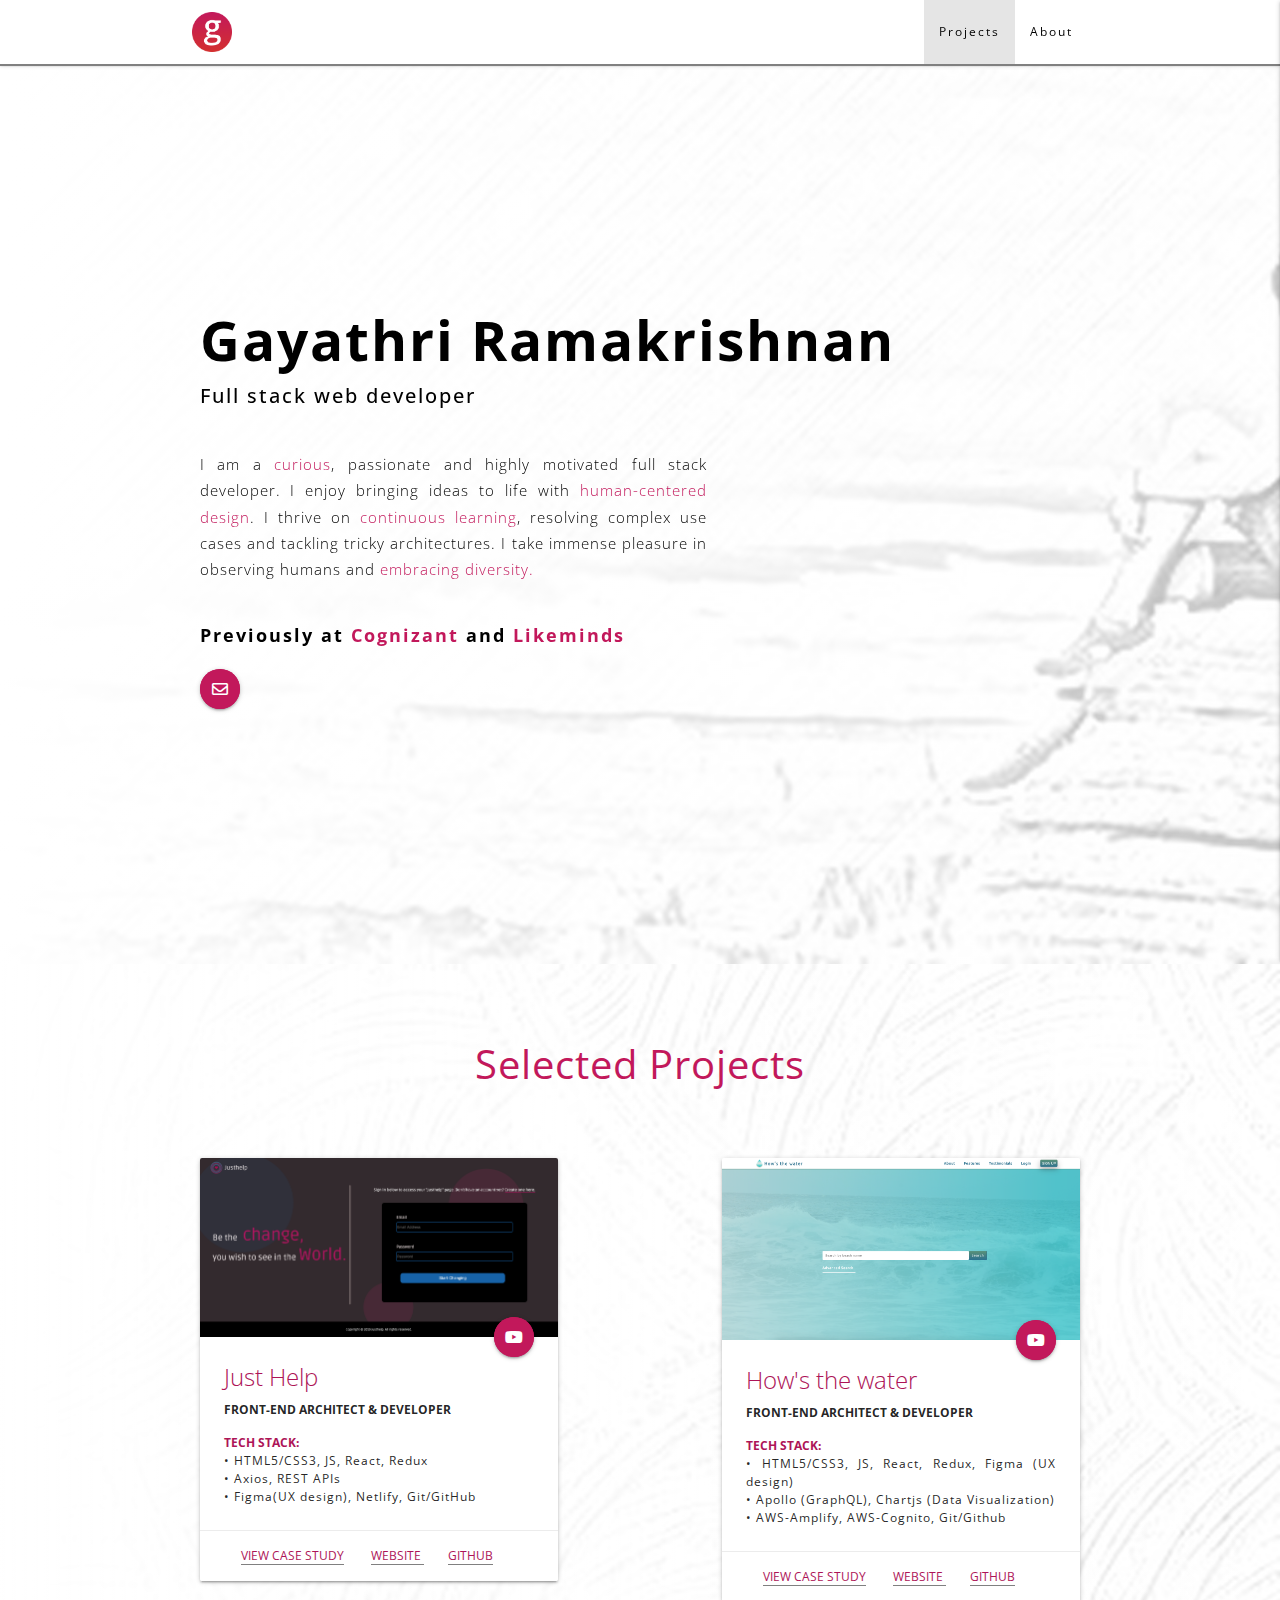
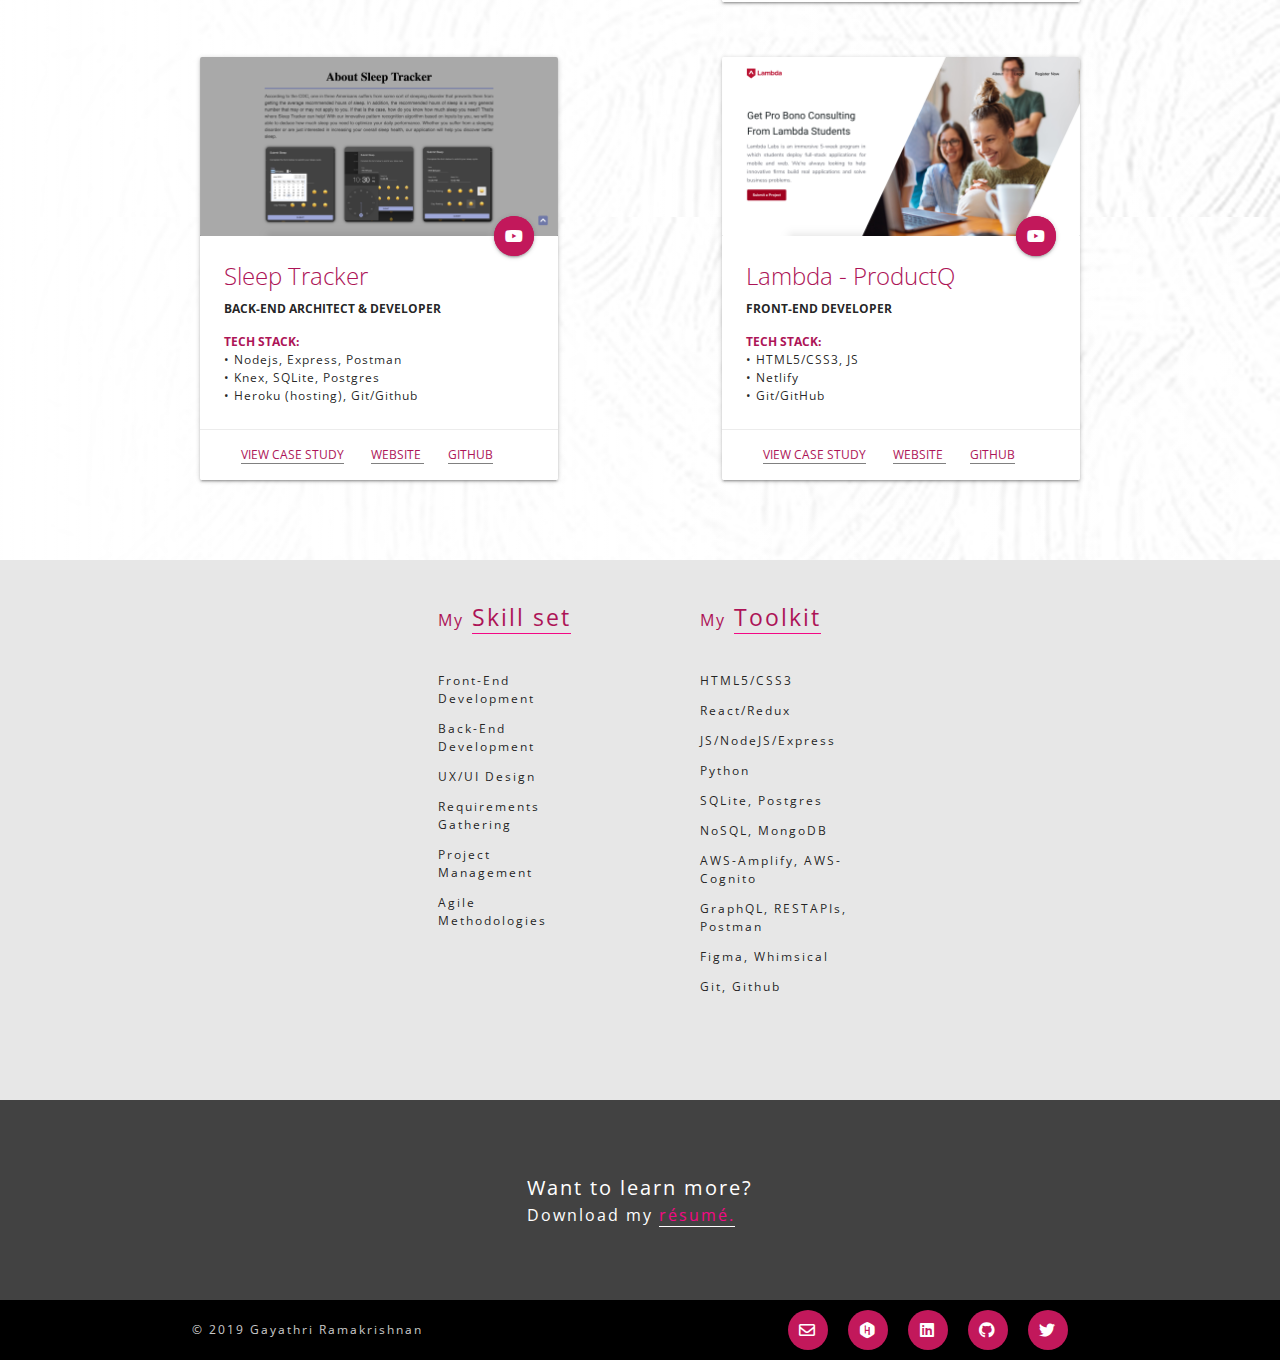
<file: index.html>
<html lang="en">
  <head>
    <meta charset="UTF-8" />
    <meta name="viewport" content="width=device-width, initial-scale=1.0" />
    <meta http-equiv="X-UA-Compatible" content="ie=edge" />
    <!-- Adding the fav icon-->
    <link rel="shortcut icon" href="/img/favicon.ico" />
    <!-- Import font awesome -->
    <link
      rel="stylesheet"
      href="https://cdnjs.cloudflare.com/ajax/libs/font-awesome/5.11.2/css/all.css"
    />
    <link
      href="https://fonts.googleapis.com/css?family=Open+Sans&display=swap"
      rel="stylesheet"
    />
    <!--Import Google Icon Font-->
    <link
      href="https://fonts.googleapis.com/icon?family=Material+Icons"
      rel="stylesheet"
    />
    <!--Import materialize.css-->
    <!-- <link
      rel="stylesheet"
      href="https://cdnjs.cloudflare.com/ajax/libs/materialize/1.0.0/css/materialize.min.css"
    /> -->
    <link
      type="text/css"
      rel="stylesheet"
      href="css/materialize.css"
      media="screen,projection"
    />

    <!-- Link to local CSS -->
    <link
      type="text/css"
      rel="stylesheet"
      href="css/typography.css"
      media="screen,projection"
    />
    <link
      type="text/css"
      rel="stylesheet"
      href="css/about.css"
      media="screen,projection"
    />
    <link
      type="text/css"
      rel="stylesheet"
      href="css/index.css"
      media="screen,projection"
    />

    <title>Gayathri R | Full stack web developer</title>
  </head>
  <body>
    <div class="content-wrapper">
      <!-- NAV BAR -->
      <header>
        <div class="navbar-fixed">
          <nav class="nav-wrapper white">
            <div class="container">
              <a
                href="/assets/gayathri_ram.pdf"
                download="Gayathri_Ram_FSE"
                class="tooltipped brand-logo left"
                data-tooltip="Download Resume"
              >
                <img
                  class="responsive-img"
                  src="/img/Logo_s.png"
                  width="40"
                  height="auto"
              /></a>
              <a
                href=""
                class="sidenav-trigger right"
                data-target="mobile-links"
              >
                <i class="material-icons black-text">menu</i>
              </a>
              <ul class="right hide-on-med-and-down">
                <li class="active">
                  <a href="index.html" class="black-text normal-text"
                    >Projects</a
                  >
                </li>
                <li>
                  <a href="about.html" class="black-text normal-text">About</a>
                </li>
              </ul>
            </div>
          </nav>

          <progress value="0" max="100" class="progress-bar"></progress>
        </div>
        <ul class="sidenav black" id="mobile-links">
          <li class="active">
            <a href="index.html" class="white-text normal-text">Projects</a>
          </li>
          <li>
            <a href="about.html" class="white-text normal-text">About</a>
          </li>
        </ul>
        <div class="banner">
          <div class="container valign-wrapper">
            <div class="row">
              <!-- BANNER TITLE AND SUB-TITLE -->
              <div class="name-title col s10 m10 l12">
                Gayathri Ramakrishnan
              </div>
              <div class="sub-title col s12 m10 l12">
                Full stack web developer
              </div>
              <div class="row"></div>
              <div class="row"></div>
              <!-- BANNER CONTENT -->
              <div class="normal-flow-text col s12 m10 l7">
                I am a <span class="highlights">curious</span>, passionate and
                highly motivated full stack developer. I enjoy bringing ideas to
                life with <span class="highlights">human-centered design</span>.
                I thrive on <span class="highlights">continuous learning</span>,
                resolving complex use cases and tackling tricky architectures. I
                take immense pleasure in observing humans and
                <span class="highlights">embracing diversity.</span>
              </div>
              <div class="row"></div>
              <div class="row"></div>
              <!-- BANNER FOOTER -->
              <div class="banner-footer col s12 m10 l10">
                Previously at <span class="highlights">Cognizant</span> and
                <span class="highlights">Likeminds</span>
              </div>
              <div class="row"></div>
              <div class="col s1 m1 l1">
                <a
                  href="mailto:gayathri.t.ramakrishnan@gmail.com"
                  class="tooltipped btn-floating pulse gradient-pink "
                  data-tooltip="Send Email to Gayathri"
                >
                  <i class="far fa-envelope"></i>
                </a>
              </div>
            </div>
          </div>
        </div>
        <!-- END OF NAV-BAR FIXED-->
      </header>

      <!-- PROJECTS -->
      <main class="project-section">
        <!-- START OF PROJECTS CONTAINER -->
        <section class="container">
          <div class="gutter"></div>
          <!-- SELECTED PROJECTS HEADER -->
          <h1 class="center-align highlights">
            Selected Projects
          </h1>
          <div class="gutter"></div>
          <div class="row scrollspy" id="projects">
            <!-- JUST HELP CARD - START -->
            <div class="col s12 m6 l5">
              <div class="card hoverable">
                <div class="card-image">
                  <img src="/img/justhelp.png" alt="just help project" />
                  <a
                    href="#justhelp_modal"
                    class="tooltipped halfway-fab btn-floating gradient-pink pulse modal-trigger"
                    data-tooltip="Feature Demo video"
                    data-position="top"
                  >
                    <i class="fab fa-youtube"></i>
                  </a>
                </div>
                <!-- MODAL FOR JUST HELP - START -->
                <div id="justhelp_modal" class="modal">
                  <div class="modal-content">
                    <div class="row">
                      <div class="col s12 l12">
                        <a
                          href="#projects"
                          class="btn-floating modal-action modal-close right pink darken-3"
                          onclick="$('#justhelp_modal').closeModal();"
                          ><i class="fas fa-times"></i
                        ></a>
                      </div>
                    </div>
                    <div class="video-container">
                      <iframe
                        width="853"
                        height="480"
                        src="//www.youtube.com/embed/pLtPY3Z6dXA?rel=0"
                        frameborder="0"
                        allowfullscreen
                      ></iframe>
                    </div>
                  </div>
                </div>
                <!-- MODAL FOR JUST HELP - END -->
                <div class="card-content">
                  <span class="card-title pink-text text-darken-3"
                    >Just Help</span
                  >
                  <span class="card-sub-title-text"
                    >Front-end Architect & Developer</span
                  >
                  <br /><br />
                  <span class="card-sub-title-text pink-text text-darken-3">
                    Tech Stack:
                  </span>
                  <p class="card-normal-text">
                    &bull;&nbsp;HTML5/CSS3, JS, React, Redux<br />
                    &bull;&nbsp;Axios, REST APIs <br />
                    &bull;&nbsp;Figma(UX design), Netlify, Git/GitHub
                  </p>
                </div>
                <div class="card-action center-align">
                  <a
                    href="#casestudy-justhelp"
                    class="normal-link-text pink-text text-darken-3 modal-trigger"
                    >View case study</a
                  >
                  <!-- MODAL VIEW FULL CASE STUDY - JUST HELP - START -->
                  <div class="modal" id="casestudy-justhelp">
                    <div class="modal-content">
                      <div class="row"></div>
                      <div class="row">
                        
                        <div class="col s10 l10">
                          <h3 class="pink-text text-darken-3">Case study - Just Help</h3>
                        </div>
                        <div class="col s2 l2">
                          <a
                            href="#projects"
                            class="tooltipped btn-floating modal-action modal-close right pink darken-3"
                            data-tooltip="Close"
                            onclick="$('#casestudy-sleeptracker').closeModal();"
                            ><i class="fas fa-times"></i
                          ></a>
                        </div>
                      </div>
                      <!-- Responsibilities, challenges, learnings, contributions -->
                      <div class="row">
                        <div class="col s12 l10 offset-l1 casestudy-cards">
                          <h4 class="left-align pink-text text-darken-3">About</h4>
                          <p class="normal-medium-text">
                              This app generates a random act of kindness. Nowadays, its very easy to get lost in our busy lives. For anybody who needs to keep track and act upon a random act of kindness, this app is a great fit.
                          </p> 
                        </div>
                      </div>
                      <div class="row">
                        <div
                          class="col s12 l10 offset-l1 center-align casestudy-cards"
                        >
                          <h4 class="left-align pink-text text-darken-3">
                            Responsibilities
                          </h4>
                          <p class="normal-medium-text">
                            <span
                              class="normal-large-p-title-text pink-text text-darken-3"
                              >Designed and developed: </span
                            ><br />
                            &bull;&nbsp;&nbsp;the front end for the application. Designed in Figma and Developed using React/Redux <br />
                            &bull;&nbsp;&nbsp;the end points to integrated with the back end<br />
                          </p>
                          <p class="normal-medium-text">
                            <span
                              class="normal-large-p-title-text pink-text text-darken-3"
                            >
                              Worked with the Back End architect </span
                            ><br />
                            &bull;&nbsp;&nbsp;on integration points between FE and BE REST API calls <br />
          
                          </p>
                        </div>
                      </div>
                      <div class="row">
                        <div class="col s12 l10 offset-l1 casestudy-cards">
                          <h4
                            class="normal-extra-large-text pink-text text-darken-3"
                          >
                            Challenges
                          </h4>
                          <p class="normal-medium-text">
                            Following were some of the key challenges
                            encountered:<br />
                            &bull;&nbsp;&nbsp; This was a three day project. The FE were dependent on BE for all the end points. <br />
                            &bull;&nbsp;&nbsp; The type of data avaialble to the FE for further manipulation had to be designed and agreed upfront.
                          </p>
                        </div>
                      </div>
                      <div class="row">
                        <div class="col s12 l10 offset-l1  casestudy-cards">
                          <h4 class="left-align pink-text text-darken-3">
                            Contributions Chart from Github
                          </h4>
                          <img
                            src="/img/contributions/contr-justhelp.png"
                            alt="Github contributions for JustHelp Project"
                            class="responsive-img"
                          />
                        </div>
                        <div class="col s12 l10 offset-l1 casestudy-cards">
                          <br />
                          <h4 class="left-align pink-text text-darken-3">
                            Learnings
                          </h4>
                          <p class="normal-medium-text">
                            &bull;&nbsp;&nbsp; This was a three day project. For the smooth functioning of the project prioritized the tasks so that FE's work was not stagnant because of BE unavailability<br />
                            &bull;&nbsp;&nbsp; Created a good UX design for the FE developers to work on. <br>
                            &bull;&nbsp;&nbsp; Managed persistence of data using localstorage.
                          </p>
                        </div>
                      </div>
                    </div>
                  </div>
                  <!-- MODAL VIEW FULL CASE STUDY - JUST HELP - END -->
                  <a
                    href="https://random-acts-generator.netlify.com/"
                    target="blank"
                    class="tooltipped normal-link-text pink-text text-darken-3"
                    data-tooltip="Website link"
                    data-position="top"
                  >
                    Website
                  </a>
                  <a
                    href="https://github.com/random-acts-generator/RAG-FE"
                    target="blank"
                    class="tooltipped normal-link-text pink-text text-darken-3"
                    data-tooltip="Github link"
                    data-position="top"
                  >
                    Github
                  </a>
                </div>
              </div>
            </div>
            <!-- JUST HELP CARD - END -->
            <!-- HOW'S THE WATER CARD - START -->
            <div class="col s12 m6 l5 offset-l2">
              <div class="card hoverable">
                <div class="card-image">
                  <img src="/img/howsthewater.png" alt="just help project" />
                  <a
                    href="#htw-modal"
                    class="tooltipped halfway-fab btn-floating gradient-pink pulse modal-trigger"
                    data-tooltip="Feature Demo video"
                    data-position="top"
                  >
                    <i class="fab fa-youtube"></i>
                  </a>
                </div>

                <!-- MODAL FOR HOW'S THE WATER - START -->
                <div id="htw-modal" class="modal">
                  <div class="modal-content">
                    <div class="row">
                      <div class="col s12 l12">
                        <a
                          href="#projects"
                          class="btn-floating modal-action modal-close right pink darken-3"
                          onclick="$('#htw-modal').closeModal();"
                          ><i class="fas fa-times"></i
                        ></a>
                      </div>
                    </div>
                    <div class="video-container">
                      <iframe
                        width="853"
                        height="480"
                        src="//www.youtube.com/embed/vg3uEaHwduc?rel=0"
                        frameborder="0"
                        allowfullscreen
                      ></iframe>
                    </div>
                  </div>
                </div>
                <!-- MODAL FOR HOW'S THE WATER - END -->

                <div class="card-content">
                  <span class="card-title pink-text text-darken-3"
                    >How's the water</span
                  >
                  <span class="card-sub-title-text"
                    >Front-end Architect & Developer</span
                  >
                  <br /><br />
                  <span class="card-sub-title-text pink-text text-darken-3">
                    Tech Stack:
                  </span>
                  <p class="card-normal-text">
                    &bull;&nbsp;HTML5/CSS3, JS, React, Redux, Figma (UX design)
                    <br />
                    &bull;&nbsp;Apollo (GraphQL), Chartjs (Data
                    Visualization)<br />
                    &bull;&nbsp;AWS-Amplify, AWS-Cognito, Git/Github
                  </p>
                </div>
                <div class="card-action center-align">
                  <a
                    href="#casestudy-water"
                    class="normal-link-text pink-text text-darken-3 modal-trigger"
                    >View case study</a
                  >
                  <!-- MODAL VIEW FULL CASE STUDY - HOWS THE WATER - START -->
                  <div class="modal" id="casestudy-water">
                    <div class="modal-content">
                      <div class="row"></div>
                      <div class="row">
                        
                        <div class="col s10 l10">
                          <h3 class="pink-text text-darken-3">Case study - How's the water!</h3>
                        </div>
                        <div class="col s2 l2">
                          <a
                            href="#projects"
                            class="tooltipped btn-floating modal-action modal-close right pink darken-3"
                            data-tooltip="Close"
                            onclick="$('#casestudy-sleeptracker').closeModal();"
                            ><i class="fas fa-times"></i
                          ></a>
                        </div>
                      </div>
                      <!-- Responsibilities, challenges, learnings, contributions -->
                      <div class="row">
                        <div class="col s12 l10 offset-l1 casestudy-cards">
                          <h4 class="left-align pink-text text-darken-3">About</h4>
                          <p class="normal-medium-text">
                              This app was developed to provide real time surf information for the outdoor enthusiasts in California. This app pulls the real time weather information and tide information and provides all the relevant data necessary for the surfer to make a decision.
                          </p> 
                        </div>
                      </div>
                      <div class="row">
                        <div
                          class="col s12 l10 offset-l1 center-align casestudy-cards"
                        >
                          <h4 class="left-align pink-text text-darken-3">
                            Responsibilities
                          </h4>
                          <p class="normal-medium-text">
                            <span
                              class="normal-large-p-title-text pink-text text-darken-3"
                              >Developed: </span
                            ><br />
                            &bull;&nbsp;&nbsp;the UI/UX design for the entire application <br />
                            &bull;&nbsp;&nbsp;the full authentication flow - Single Sign-On (Google & Facebook) and Custom login <br />
                            &bull;&nbsp;&nbsp;both FE and BE components for the data visualization feature to show the wind speed and swell height calls.
                            &bull;&nbsp;&nbsp;the feature - "Favorite a beach".
                          </p>
                          <p class="normal-medium-text">
                            <span
                              class="normal-large-p-title-text pink-text text-darken-3"
                            >
                              Worked with the Back End team </span
                            ><br />
                            &bull;&nbsp;&nbsp;on integration points between FE GraphQL calls for queires and mutations. <br />
          
                          </p>
                        </div>
                      </div>
                      <div class="row">
                          <div class="col s12 l10 offset-l1  casestudy-cards">
                              <h4 class="left-align pink-text text-darken-3">
                                Technical Architecture
                              </h4>
                              <img
                                src="/img/htw_architecture.png"
                                alt="Github contributions for JustHelp Project"
                                class="responsive-img"
                              />
                            </div>
                      </div>
                      <div class="row">
                        <div class="col s12 l10 offset-l1 casestudy-cards">
                          <h4
                            class="normal-extra-large-text pink-text text-darken-3"
                          >
                            Challenges
                          </h4>
                          <p class="normal-medium-text">
                            Following were some of the key challenges
                            encountered:<br />
                            &bull;&nbsp;&nbsp; Completely new technology for Authentication - AWS-Cognito<br />
                            &bull;&nbsp;&nbsp; Completely new tech stack for Backend access - GraphQL. <br>
                            &bull;&nbsp;&nbsp; Being new to surfing had to research about surf information that would benefit a users of the system. <br>
                            &bull;&nbsp;&nbsp; All weather and surf information had to be real-time based on the beach chosen. 
                          </p>
                        </div>
                      </div>
                      <div class="row">
                        <div class="col s12 l10 offset-l1  casestudy-cards">
                          <h4 class="left-align pink-text text-darken-3">
                            Contributions Chart from Github
                          </h4>
                          <img
                            src="/img/contributions/contr-howsthewater.png"
                            alt="Github contributions for JustHelp Project"
                            class="responsive-img"
                          />
                        </div>
                        <div class="col s12 l10 offset-l1 casestudy-cards">
                          <br />
                          <h4 class="left-align pink-text text-darken-3">
                            Learnings
                          </h4>
                          <p class="normal-medium-text">
                            &bull;&nbsp;&nbsp; Quickly picked up the technology on AWS-cognito and AWS-amplify. <br />
                            &bull;&nbsp;&nbsp; Learnt the access of GraphQL using Apollo server from Front End. <br>
                            &bull;&nbsp;&nbsp; Did a thorough research on the APIs that were providing real time weather and surf information.
                          </p>
                        </div>
                      </div>
                    </div>
                  </div>
                  <!-- MODAL VIEW FULL CASE STUDY - HOWS THE WATER - END -->
                  <a
                    href="https://howsthewaters.com/"
                    target="blank"
                    class="tooltipped normal-link-text pink-text text-darken-3"
                    data-tooltip="Website link"
                    data-position="top"
                  >
                    Website
                  </a>
                  <a
                    href="https://github.com/howsthewater/frontend"
                    target="blank"
                    class="tooltipped normal-link-text pink-text text-darken-3"
                    data-tooltip="Github link"
                    data-position="top"
                  >
                    Github
                  </a>
                </div>
              </div>
            </div>
            <!-- HOW'S THE WATER CARD -END -->
          </div>
          <div class="row"></div>
          <!-- SECOND ROW OF CARDS -->

          <div class="row">
            <!-- SLEEP TRACKER CARD - START -->
            <div class="col s12 m6 l5">
              <div class="card hoverable">
                <div class="card-image">
                  <img
                    src="/img/sleeptracker.png"
                    alt="sleep tracker project"
                  />
                  <a
                    href="#sleeptracker-modal"
                    class="tooltipped halfway-fab btn-floating gradient-pink pulse modal-trigger"
                    data-tooltip="Feature Demo video"
                    data-position="top"
                  >
                    <i class="fab fa-youtube"></i>
                  </a>
                </div>
                <!-- MODAL FOR SLEEP TRACKER - START -->
                <div id="sleeptracker-modal" class="modal">
                  <div class="modal-content">
                    <div class="row">
                      <div class="col s12 l12">
                        <a
                          href="#projects"
                          class="btn-floating modal-action modal-close right pink darken-3"
                          onclick="$('#sleeptracker-modal').closeModal();"
                          ><i class="fas fa-times"></i
                        ></a>
                      </div>
                    </div>
                    <div class="video-container">
                      <iframe
                        width="853"
                        height="480"
                        src="//www.youtube.com/embed/Uhhuaz4VWRM?rel=0"
                        frameborder="0"
                        allowfullscreen
                      ></iframe>
                    </div>
                  </div>
                </div>
                <!-- MODAL FOR SLEEP TRACKER - END -->
                <div class="card-content">
                  <span class="card-title pink-text text-darken-3"
                    >Sleep Tracker</span
                  >
                  <span class="card-sub-title-text"
                    >Back-end Architect & Developer</span
                  >
                  <br /><br />
                  <span class="card-sub-title-text pink-text text-darken-3">
                    Tech Stack:
                  </span>
                  <p class="card-normal-text">
                    &bull;&nbsp;Nodejs, Express, Postman<br />
                    &bull;&nbsp;Knex, SQLite, Postgres <br />
                    &bull;&nbsp;Heroku (hosting), Git/Github
                  </p>
                </div>
                <div class="card-action center-align">
                  <a
                    href="#casestudy-sleeptracker"
                    class="normal-link-text pink-text text-darken-3 modal-trigger"
                    >View case study</a
                  >
                  <!-- MODAL VIEW FULL CASE STUDY - SLEEP TRACKER- START -->
                  <div class="modal" id="casestudy-sleeptracker">
                    <div class="modal-content">
                        <div class="row"></div>
                        <div class="row">
                          
                          <div class="col s10 l10">
                            <h3 class="pink-text text-darken-3">Case study - Sleep Tracker</h3>
                          </div>
                          <div class="col s2 l2">
                            <a
                              href="#projects"
                              class="tooltipped btn-floating modal-action modal-close right pink darken-3"
                              data-tooltip="Close"
                              onclick="$('#casestudy-sleeptracker').closeModal();"
                              ><i class="fas fa-times"></i
                            ></a>
                          </div>
                        </div>
                        <!-- Responsibilities, challenges, learnings, contributions -->
                        <div class="row">
                          <div class="col s12 l10 offset-l1 casestudy-cards">
                            <h4 class="left-align pink-text text-darken-3">About</h4>
                            <p class="normal-medium-text">
                                This app could be used by anyone to track their sleep routine. The app generates a visual analysis of the sleep pattern. There is a high level recommendation provided based on the sleep pattern recorded. This was a three member team with 3 days to turn around the application. 
                            </p> 
                          </div>
                        </div>
                        <div class="row">
                          <div
                            class="col s12 l10 offset-l1 center-align casestudy-cards"
                          >
                            <h4 class="left-align pink-text text-darken-3">
                              Responsibilities
                            </h4>
                            <p class="normal-medium-text">
                              <span
                                class="normal-large-p-title-text pink-text text-darken-3"
                                >Designed and developed: </span
                              ><br />
                              &bull;&nbsp;&nbsp;the backend for the in Nodejs/Express <br />
                              &bull;&nbsp;&nbsp;the database design to be deployed in SQLite3 for development and Postgres for production <br />
                              &bull;&nbsp;&nbsp;all the end points that would be required by the FE and returning ample data to avoid mulitiple API calls.
                            </p>
                            <p class="normal-medium-text">
                              <span
                                class="normal-large-p-title-text pink-text text-darken-3"
                              >
                                Worked with the Front End architect </span
                              ><br />
                              &bull;&nbsp;&nbsp;on integration points between FE REST API calls <br />
            
                            </p>
                          </div>
                        </div>
                        <div class="row">
                          <div class="col s12 l10 offset-l1 casestudy-cards">
                            <h4
                              class="normal-extra-large-text pink-text text-darken-3"
                            >
                              Challenges
                            </h4>
                            <p class="normal-medium-text">
                              Following were some of the key challenges
                              encountered:<br />
                              &bull;&nbsp;&nbsp; This was a three day project. The FE were dependent on BE for all the end points. BE had to developed from scratch<br />
                              &bull;&nbsp;&nbsp; The type of data avaialble to the FE for further manipulation had to be designed and agreed upfront. <br>
                              &bull;&nbsp;&nbsp; The BE had to be flexible to accomodate any of the design changes from the FE. Especially, for Data visualization component.
                            </p>
                          </div>
                        </div>
                        <div class="row">
                          <div class="col s12 l10 offset-l1  casestudy-cards">
                            <h4 class="left-align pink-text text-darken-3">
                              Contributions Chart from Github
                            </h4>
                            <img
                              src="/img/contributions/contr-sleeptracker.png"
                              alt="Github contributions for JustHelp Project"
                              class="responsive-img"
                            />
                          </div>
                          <div class="col s12 l10 offset-l1 casestudy-cards">
                            <br />
                            <h4 class="left-align pink-text text-darken-3">
                              Learnings
                            </h4>
                            <p class="normal-medium-text">
                              &bull;&nbsp;&nbsp; This was a three day project. For the smooth functioning of the project prioritized the tasks so that FE's work was not stagnant because of BE unavailability<br />
                              &bull;&nbsp;&nbsp; Provided a fool proof design to FE to work with and developed the BE as per design so as to avoid any integration issues.
                              &bull;&nbsp;&nbsp; <a href="https://github.com/bw-sleep-tracker/ST-Back-End" target="blank">Documentation for Sleep Tracker BE</a> Provided a complete documentation of all the end-points for the Backend developed.
                            </p>
                          </div>
                        </div>
                      </div>
                    </div>
                  <!-- MODAL VIEW FULL CASE STUDY - SLEEP TRACKER - END -->
                  <a
                    href="https://sleeptracker-lambda.netlify.com/"
                    class="tooltipped normal-link-text pink-text text-darken-3"
                    data-tooltip="Website link"
                    data-position="top"
                  >
                    Website
                  </a>
                  <a
                    href="https://github.com/bw-sleep-tracker/ST-Back-End"
                    class="tooltipped normal-link-text pink-text text-darken-3"
                    data-tooltip="Github link"
                    data-position="top"
                  >
                    Github
                  </a>
                </div>
              </div>
            </div>
            <!-- SLEEP TRACKER CARD -END -->
            <!-- LAMBDA PRODUCT Q CARD -START -->
            <div class="col s12 m6 l5 offset-l2">
              <div class="card hoverable">
                <div class="card-image">
                  <img src="/img/productq.png" alt="Lambda ProductQ project" />
                  <a
                    href="#productq-modal"
                    class="tooltipped halfway-fab btn-floating gradient-pink pulse modal-trigger"
                    data-tooltip="Feature Demo video"
                    data-position="top"
                  >
                    <i class="fab fa-youtube"></i>
                  </a>
                </div>
                <!-- MODAL FOR LAMBDA PRODUCTQ - START -->
                <div id="productq-modal" class="modal">
                  <div class="modal-content">
                    <div class="row">
                      <div class="col s12 l12">
                        <a
                          href="#projects"
                          class="btn-floating modal-action modal-close right pink darken-3"
                          onclick="$('#productq-modal').closeModal();"
                          ><i class="fas fa-times"></i
                        ></a>
                      </div>
                    </div>
                    <div class="video-container">
                      <iframe
                        width="853"
                        height="480"
                        src="//www.youtube.com/embed/CbBdcQ_vmm8?rel=0"
                        frameborder="0"
                        allowfullscreen
                      ></iframe>
                    </div>
                  </div>
                </div>
                <!-- MODAL FOR LAMBDA PRODUCTQ - END -->
                <div class="card-content">
                  <span class="card-title pink-text text-darken-3"
                    >Lambda - ProductQ</span
                  >
                  <span class="card-sub-title-text">Front-end Developer</span>
                  <br /><br />
                  <span class="card-sub-title-text pink-text text-darken-3">
                    Tech Stack:
                  </span>
                  <p class="card-normal-text">
                    &bull;&nbsp;HTML5/CSS3, JS<br />
                    &bull;&nbsp;Netlify <br />
                    &bull;&nbsp;Git/GitHub
                  </p>
                </div>
                <div class="card-action center-align">
                  <a
                    href="#casestudy-productq"
                    class="normal-link-text pink-text text-darken-3 modal-trigger"
                    >View case study</a
                  >
                  <!-- MODAL VIEW FULL CASE STUDY - LAMBDA PRODUCT Q - START -->
                  <div class="modal" id="casestudy-productq">
                    <div class="modal-content">
                      <div class="row"></div>
                      <div class="row">
                        
                        <div class="col s10 l10">
                          <h3 class="pink-text text-darken-3">Case study - Lambda ProductQ</h3>
                        </div>
                        <div class="col s2 l2">
                          <a
                            href="#projects"
                            class="tooltipped btn-floating modal-action modal-close right pink darken-3"
                            data-tooltip="Close"
                            onclick="$('#casestudy_productq').closeModal();"
                            ><i class="fas fa-times"></i
                          ></a>
                        </div>
                      </div>
                      <!-- Responsibilities, challenges, learnings, contributions -->
                      <div class="row">
                        <div class="col s12 l10 offset-l1 casestudy-cards">
                          <h4 class="left-align pink-text text-darken-3">About</h4>
                          <p class="normal-medium-text">
                            This app was built for Lambda School to track the projects that were submitted for build weeks. This was a four member team with 3 days to turn around the application. 
                          </p> 
                        </div>
                      </div>
                      <div class="row">
                        <div
                          class="col s12 l10 offset-l1 center-align casestudy-cards"
                        >
                          <h4 class="left-align pink-text text-darken-3">
                            Responsibilities
                          </h4>
                          <p class="normal-medium-text">
                            <span
                              class="normal-large-p-title-text pink-text text-darken-3"
                              >Designed and developed: </span
                            ><br />
                            &bull;&nbsp;&nbsp;a marketing page in keeping with
                            Lambda's design guidelines. <br />
                            &bull;&nbsp;&nbsp;an 'About' page displaying the
                            team information. <br />
                          </p>
                          <p class="normal-medium-text">
                            <span
                              class="normal-large-p-title-text pink-text text-darken-3"
                            >
                              Worked with the Front End architect </span
                            ><br />
                            &bull;&nbsp;&nbsp;on integration points with the
                            actual application. <br />
                          </p>
                        </div>
                      </div>
                      <div class="row">
                        <div class="col s12 l10 offset-l1 casestudy-cards">
                          <h4
                            class="normal-extra-large-text pink-text text-darken-3"
                          >
                            Challenges
                          </h4>
                          <p class="normal-medium-text">
                            Following were some of the key challenges
                            encountered:<br />
                            &bull;&nbsp;&nbsp; There was no formal design guide
                            to work with. The design guide had to be derived
                            from the existing live website.<br />
                            &bull;&nbsp;&nbsp; An unannounced brand-refresh was
                            done overnight before the date of delivery.
                          </p>
                        </div>
                      </div>
                      <div class="row">
                        <div class="col s12 l10 offset-l1  casestudy-cards">
                          <h4 class="left-align pink-text text-darken-3">
                            Contributions Chart from Github
                          </h4>
                          <img
                            src="/img/contributions/contr-productq.png"
                            alt="Github contributions for JustHelp Project"
                            class="responsive-img"
                          />
                        </div>
                        <div class="col s12 l10 offset-l1 casestudy-cards">
                          <br />
                          <h4 class="left-align pink-text text-darken-3">
                            Learnings
                          </h4>
                          <p class="normal-medium-text">
                            &bull;&nbsp;&nbsp;Developing as reusuable
                            components, helps addition or deletion of
                            information easy. Example, The team member card was
                            developed as a reusable component making it easy to
                            add a team member. <br><br>&bull;&nbsp;&nbsp;Developing a
                            structured CSS helped update for the brand-refresh
                            very quickly and effectively.
                          </p>
                        </div>
                      </div>
                    </div>
                  </div>
                  <!-- MODAL VIEW FULL CASE STUDY - LAMBDA PRODUCT Q - END -->
                  <a
                    href="https://lambdaprodq.netlify.com/"
                    class="tooltipped normal-link-text pink-text text-darken-3"
                    data-tooltip="Website link"
                    data-position="top"
                  >
                    Website
                  </a>
                  <a
                    href="https://github.com/build-415-productqueue/landingpage"
                    class="tooltipped normal-link-text pink-text text-darken-3"
                    data-tooltip="Github link"
                    data-position="top"
                  >
                    Github
                  </a>
                </div>
              </div>
            </div>
            <!-- LAMBDA PRODUCT Q CARD - END -->
          </div>
          <div class="gutter"></div>
        </section>

        <!-- DOWNLOAD RESUME SECTION -->
        <!-- SPECIALITY SECTION START -->
        <section class="speciality-section">
          <br /><br />
          <div class="container">
            <div class="row container">
              <div class="col s12 l3 offset-l2 normal-text left-align">
                <h4 class="left-align pink-text text-darken-3">
                  <span class="normal-large-text"> My</span>
                  <span class="text-underline">Skill set</span>
                </h4>
                <br />
                <p class="left-align">
                  Front-End Development
                </p>
                <p class="left-align">
                  Back-End Development
                </p>
                <p class="left-align">
                  UX/UI Design
                </p>
                <p class="left-align">Requirements Gathering</p>
                <p class="left-align">Project Management</p>
                <p class="left-align">Agile Methodologies</p>
              </div>
              <div class="col s12 l4 offset-l2 normal-text">
                <h4 class="left-align pink-text text-darken-3">
                  <span class="normal-large-text"> My</span>
                  <span class="text-underline">Toolkit</span>
                </h4>
                <br />
                <p class="left-align">
                  HTML5/CSS3
                </p>
                <p class="left-align">
                  React/Redux
                </p>
                <p class="left-align">
                  JS/NodeJS/Express
                </p>
                <p class="left-align">
                    Python
                  </p>
                  <!-- <p class="left-align">
                      PHP/Larvel<sup class="ast-highlight">&lowast;</sup>
                    </p> -->
                <p class="left-align">
                  SQLite, Postgres
                </p>
                <p class="left-align">
                  NoSQL, MongoDB
                </p>
                <p class="left-align">
                  AWS-Amplify, AWS-Cognito
                </p>
                <p class="left-align">
                  GraphQL, RESTAPIs, Postman
                </p>
                <p class="left-align">
                  Figma, Whimsical
                </p>
                <p class="left-align">
                  Git, Github
                </p>
              </div>
            </div>
            <!-- <div class="row center-align">
              <span class="normal-text"
                ><sup class="ast-highlight">&lowast;</sup>Current
                Favorites</span
              >
            </div> -->
          </div>
        </section>
      </main>
      <!-- SPECIALITY SECTION END -->
      <!-- FOOTER -->
      <footer class="page-footer grey darken-3">
        <div class="footer-content valign-wrapper">
          <div class="col s12 l12 normal-large-text center-align">
            <span class="normal-extra-large-text">Want to learn more?</span>
            <br />
            Download my
            <a
              href="/assets/gayathri_ram.pdf"
              download="Gayathri_Ram_FSE"
              class="resume"
              >résumé.</a
            >
          </div>
        </div>
        <div class="footer-copyright row black darken-4 normal-text">
          <div class="container footer-section">
            <div class="footer-left">&copy; 2019 Gayathri Ramakrishnan</div>
            <div>
              <a
                href="https://twitter.com/G3RamTweets"
                target="_blank"
                class="tooltipped btn-floating gradient-pink right footer-links"
                data-tooltip="Twitter Profile"
                data-position="top"
              >
                <i class="fab fa-twitter"></i>
              </a>
              <a
                href="https://github.com/G3Ram"
                target="_blank"
                class="tooltipped btn-floating gradient-pink right footer-links"
                data-tooltip="Github profile"
                data-position="top"
              >
                <i class="fab fa-github"></i>
              </a>
              <a
                href="https://www.linkedin.com/in/gayathri-ram/"
                target="_blank"
                class="tooltipped btn-floating gradient-pink right footer-links"
                data-tooltip="LinkedIn Profile"
                data-position="top"
              >
                <i class="fab fa-linkedin"></i>
              </a>
              <a
                href="https://www.hackerrank.com/g3ram"
                target="_blank"
                class="tooltipped btn-floating gradient-pink right footer-links"
                data-tooltip="Hackerrank profile"
                data-position="top"
              >
                <i class="fab fa-hackerrank"></i>
              </a>
              <a
                href="mailto:gayathri.t.ramakrishnan@gmail.com"
                class="tooltipped btn-floating gradient-pink right footer-links"
                data-tooltip="Send email to Gayathri"
                data-position="top"
              >
                <i class="far fa-envelope"></i>
              </a>
            </div>
          </div>
        </div>
      </footer>
    </div>
    <script src="https://cdnjs.cloudflare.com/ajax/libs/jquery/3.4.1/jquery.min.js"></script>
    <!-- Compiled and minified JavaScript -->
    <!-- <script src="https://cdnjs.cloudflare.com/ajax/libs/materialize/1.0.0/js/materialize.min.js"></script> -->
    <script type="text/JavaScript" src="/js/materialize.js"></script>
    <script type="text/JavaScript" src="/js/utility.js"></script>
    <!-- Begin Inspectlet Asynchronous Code -->
    <script type="text/javascript" src="/js/inspectlet.js"> </script>

   <!-- End Inspectlet Asynchronous Code -->
  </body>
</html>
</file>
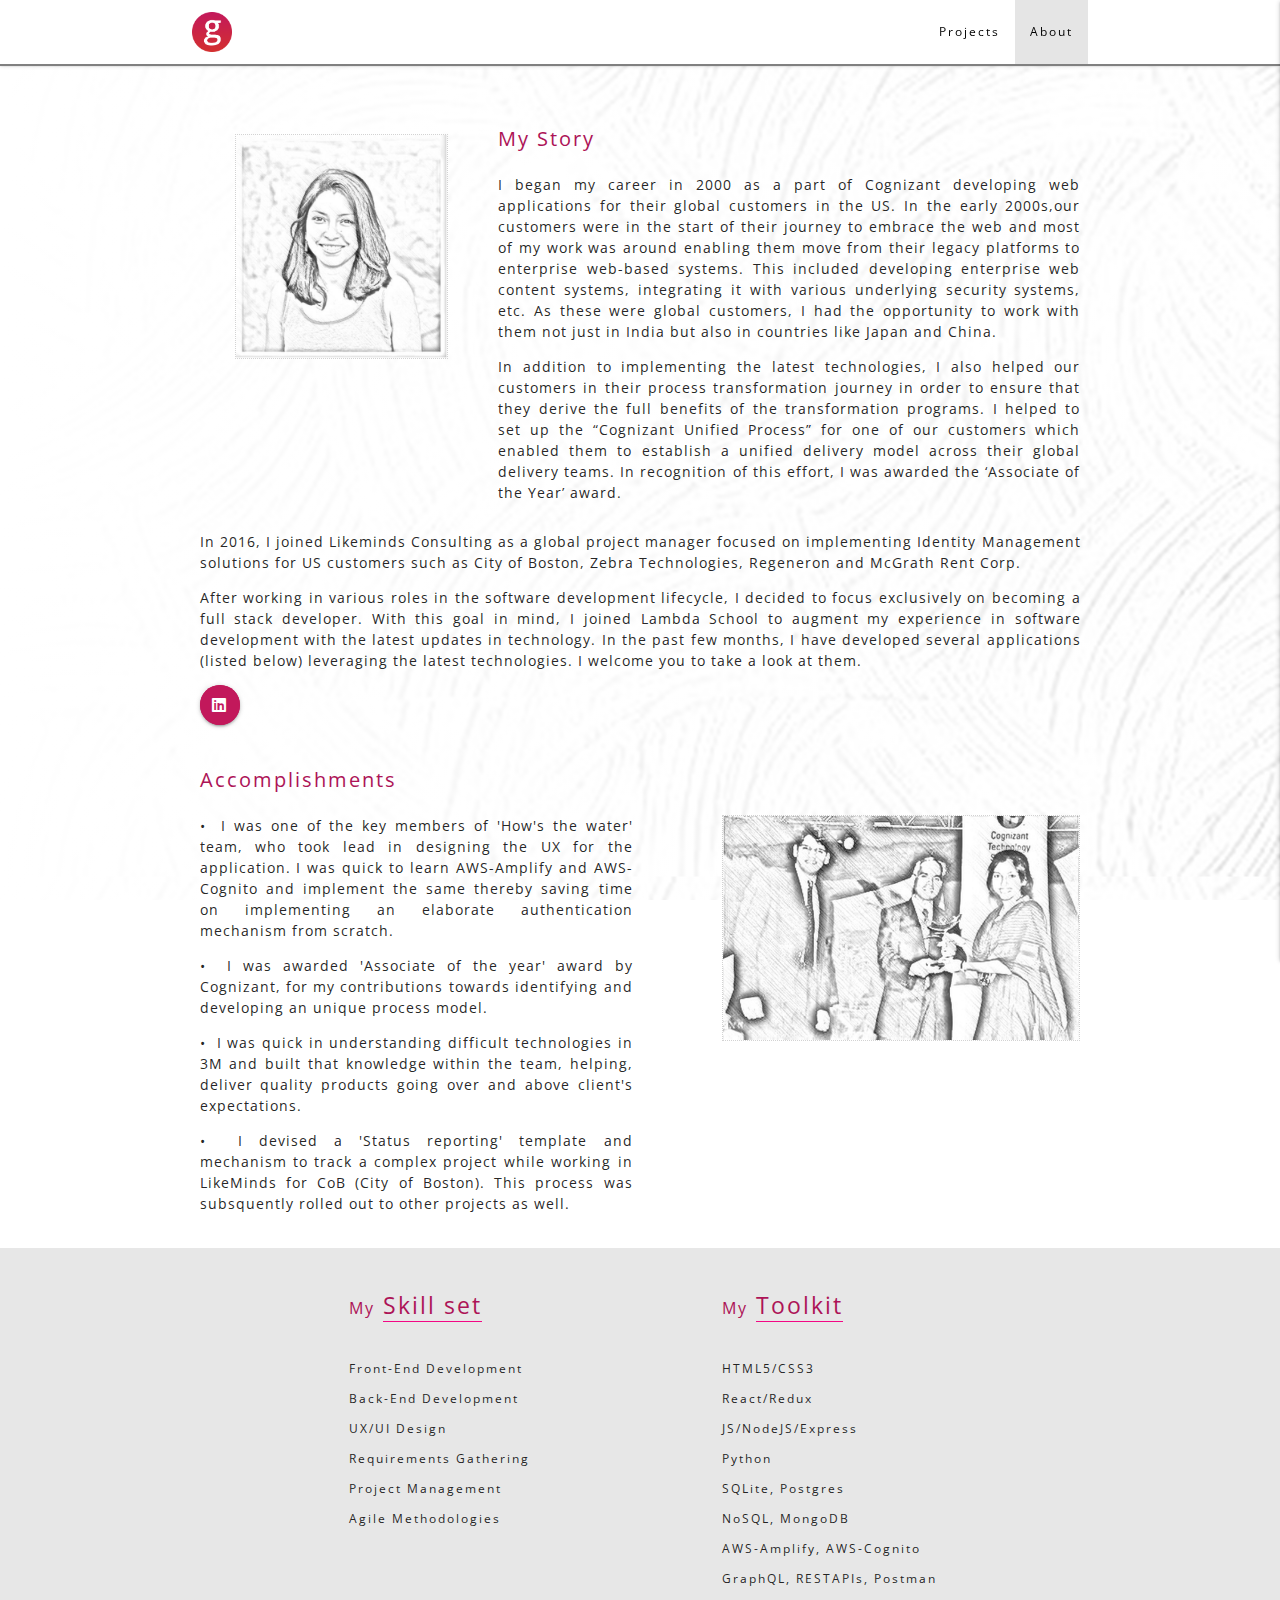
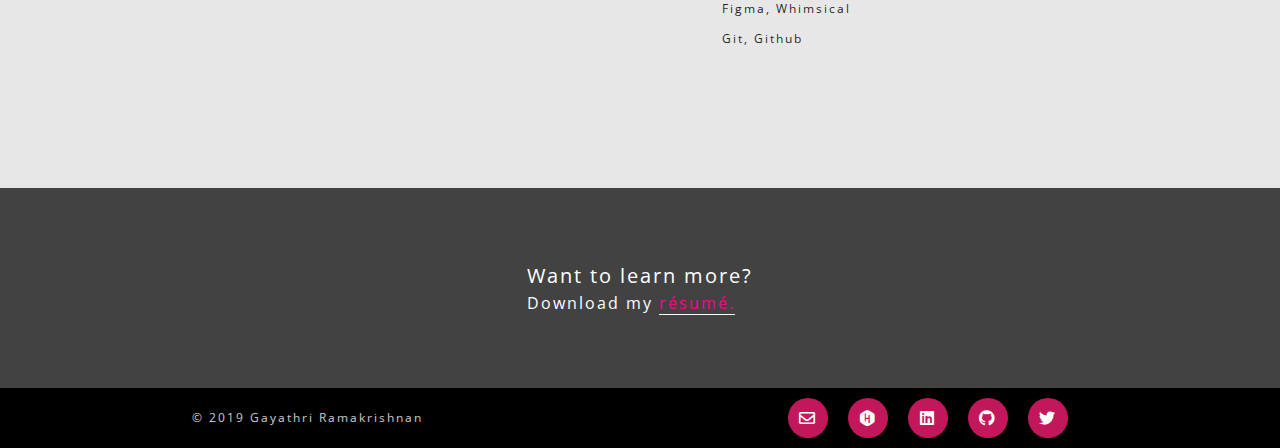
<file: about.html>
<html lang="en">
  <head>
    <meta charset="UTF-8" />
    <meta name="viewport" content="width=device-width, initial-scale=1.0" />
    <meta http-equiv="X-UA-Compatible" content="ie=edge" />
    <!-- Adding the fav icon-->
    <link rel="shortcut icon" href="/img/favicon.ico" />
    <!-- Import font awesome -->
    <link
      rel="stylesheet"
      href="https://cdnjs.cloudflare.com/ajax/libs/font-awesome/5.11.2/css/all.css"
    />
    <link
      href="https://fonts.googleapis.com/css?family=Open+Sans&display=swap"
      rel="stylesheet"
    />
    <!--Import Google Icon Font-->
    <link
      href="https://fonts.googleapis.com/icon?family=Material+Icons"
      rel="stylesheet"
    />
    <!--Import materialize.css-->
    <!-- <link
      rel="stylesheet"
      href="https://cdnjs.cloudflare.com/ajax/libs/materialize/1.0.0/css/materialize.min.css"
    /> -->
    <link
      type="text/css"
      rel="stylesheet"
      href="css/materialize.css"
      media="screen,projection"
    />

    <!-- Link to local CSS -->
    <link
      type="text/css"
      rel="stylesheet"
      href="css/typography.css"
      media="screen,projection"
    />
    <link
      type="text/css"
      rel="stylesheet"
      href="css/about.css"
      media="screen,projection"
    />
    <link
      type="text/css"
      rel="stylesheet"
      href="css/index.css"
      media="screen,projection"
    />

    <title>Gayathri R | Full stack web developer</title>
  </head>
  <body>
    <div class="content-wrapper">
      <!-- NAV BAR -->
      <header>
        <div class="navbar-fixed">
          <nav class="nav-wrapper white">
            <div class="container">
              <a
                href="/assets/gayathri_ram.pdf"
                download="Gayathri_Ram_FSE"
                class="tooltipped brand-logo left"
                data-tooltip="Download Resume"
              >
                <img
                  class="responsive-img"
                  src="/img/Logo_s.png"
                  width="40"
                  height="auto"
              /></a>
              <a
                href=""
                class="sidenav-trigger right"
                data-target="mobile-links"
              >
                <i class="material-icons black-text">menu</i>
              </a>
              <ul class="right hide-on-med-and-down">
                <li>
                  <a href="index.html" class="black-text normal-text"
                    >Projects</a
                  >
                </li>
                <li class="active">
                  <a href="about.html" class="black-text normal-text">About</a>
                </li>
              </ul>
            </div>
          </nav>

          <progress value="0" max="100" class="progress-bar"></progress>
        </div>
        <ul class="sidenav black" id="mobile-links">
          <li>
            <a href="index.html" class="white-text normal-text">Projects</a>
          </li>
          <li class="active">
            <a href="about.html" class="white-text normal-text">About</a>
          </li>
        </ul>
        <!-- END OF NAV-BAR FIXED-->
      </header>

      <!-- ABOUT ME -->
      <main class="aboutme-section">
        <section>
          <div class="row"></div>
          <div class="row"></div>
          <div class="row container">
            <div class="col s12 l4 left-align valign-wrapper profile-img-col">
              <img
                src="/img/g3ram_profile_color.jpg"
                class="responsive-img profile-img"
                alt="Gayathri's profile image"
                id="profile-picture"
                onmouseover="changeProfileImageToColor();"
                onmouseout="changeProfileImageToPencil()"
              />
            </div>
            <div class="col s12 l8 normal-medium-text">
              <p class="pink-text text-darken-3 normal-extra-large-text">
                My Story
              </p>
              <p>
                I began my career in 2000 as a part of Cognizant developing web
                applications for their global customers in the US. In the early
                2000s,our customers were in the start of their journey to
                embrace the web and most of my work was around enabling them
                move from their legacy platforms to enterprise web-based
                systems. This included developing enterprise web content
                systems, integrating it with various underlying security
                systems, etc. As these were global customers, I had the
                opportunity to work with them not just in India but also in
                countries like Japan and China.
              </p>
              <p>
                In addition to implementing the latest technologies, I also
                helped our customers in their process transformation journey in
                order to ensure that they derive the full benefits of the
                transformation programs. I helped to set up the “Cognizant
                Unified Process” for one of our customers which enabled them to
                establish a unified delivery model across their global delivery
                teams. In recognition of this effort, I was awarded the
                ‘Associate of the Year’ award.
              </p>
            </div>
            <div class="col s12 l12 normal-medium-text">
              <p>
                In 2016, I joined Likeminds Consulting as a global project
                manager focused on implementing Identity Management solutions
                for US customers such as City of Boston, Zebra Technologies,
                Regeneron and McGrath Rent Corp.
              </p>
              <p>
                After working in various roles in the software development
                lifecycle, I decided to focus exclusively on becoming a full
                stack developer. With this goal in mind, I joined Lambda School
                to augment my experience in software development with the latest
                updates in technology. In the past few months, I have developed
                several applications (listed below) leveraging the latest
                technologies. I welcome you to take a look at them.
              </p>
              <p>
                <a
                  href="https://www.linkedin.com/in/gayathri-ram/"
                  target="_blank"
                  class="tooltipped btn-floating gradient-pink left pulse footer-links"
                  data-tooltip="LinkedIn Profile"
                  data-position="top"
                >
                  <i class="fab fa-linkedin"></i>
                </a>
              </p>
            </div>
          </div>
          <div class="row container">
            <div class="col s12 l6 normal-medium-text">
              <p class="pink-text text-darken-3 normal-extra-large-text">
                Accomplishments
              </p>
              <p>
                &bull;&nbsp;&nbsp;I was one of the key members of 'How's the
                water' team, who took lead in designing the UX for the
                application. I was quick to learn AWS-Amplify and AWS-Cognito
                and implement the same thereby saving time on implementing an
                elaborate authentication mechanism from scratch.
              </p>
              <p>
                &bull;&nbsp;&nbsp;I was awarded 'Associate of the year' award by
                Cognizant, for my contributions towards identifying and
                developing an unique process model.
              </p>
              <p>
                &bull;&nbsp;&nbsp;I was quick in understanding difficult
                technologies in 3M and built that knowledge within the team,
                helping, deliver quality products going over and above client's
                expectations.
              </p>
              <p>
                &bull;&nbsp;&nbsp;I devised a 'Status reporting' template and
                mechanism to track a complex project while working in LikeMinds
                for CoB (City of Boston). This process was subsquently rolled
                out to other projects as well.
              </p>
            </div>
            <div class="col s12 l5 offset-l1">
              <img
                src="/img/award-aoy.jpg"
                class="responsive-img award-img"
                alt="Gayathri Receiving Associate of the year Award"
                id="award-picture"
                onmouseover="changeAwardImageToColor();"
                onmouseout="changeAwardImageToPencil()"
              />
            </div>
          </div>
        </section>
        <!-- SPECIALITY SECTION START -->
        <section class="speciality-section">
          <br /><br />
          <div class="container">
            <div class="row">
              <div class="col s12 l3 offset-l2 normal-text left-align">
                <h4 class="left-align pink-text text-darken-3">
                  <span class="normal-large-text"> My</span>
                  <span class="text-underline">Skill set</span>
                </h4>
                <br />
                <p class="left-align">
                  Front-End Development
                </p>
                <p class="left-align">
                  Back-End Development
                </p>
                <p class="left-align">
                  UX/UI Design
                </p>
                <p class="left-align">Requirements Gathering</p>
                <p class="left-align">Project Management</p>
                <p class="left-align">Agile Methodologies</p>
              </div>
              <div class="col s12 l4 offset-l2 normal-text">
                <h4 class="left-align pink-text text-darken-3">
                  <span class="normal-large-text"> My</span>
                  <span class="text-underline">Toolkit</span>
                </h4>
                <br />
                <p class="left-align">
                  HTML5/CSS3
                </p>
                <p class="left-align">
                  React/Redux
                </p>
                <p class="left-align">
                  JS/NodeJS/Express
                </p>
                <p class="left-align">
                  Python
                </p>
                <!-- <p class="left-align">
                  PHP/Larvel<sup class="ast-highlight">&lowast;</sup>
                </p> -->
                <p class="left-align">
                  SQLite, Postgres
                </p>
                <p class="left-align">
                  NoSQL, MongoDB
                </p>
                <p class="left-align">
                  AWS-Amplify, AWS-Cognito
                </p>
                <p class="left-align">
                  GraphQL, RESTAPIs, Postman
                </p>
                <p class="left-align">
                  Figma, Whimsical
                </p>
                <p class="left-align">
                  Git, Github
                  <!-- <sup class="ast-highlight">&lowast;</sup> -->
                </p>
              </div>
            </div>
          </div>
        </section>
        <!-- SPECIALITY SECTION END -->
      </main>
      <!-- DOWNLOAD RESUME SECTION -->

      <!-- FOOTER -->
      <footer class="page-footer grey darken-3">
        <div class="footer-content valign-wrapper">
          <div class="col s12 l12 normal-large-text center-align">
            <span class="normal-extra-large-text">Want to learn more?</span>
            <br />
            Download my
            <a
              href="/assets/gayathri_ram.pdf"
              download="Gayathri_Ram_FSE"
              class="resume"
              >résumé.</a
            >
          </div>
        </div>
        <div class="footer-copyright row black darken-4 normal-text">
          <div class="container footer-section">
            <div class="footer-left">&copy; 2019 Gayathri Ramakrishnan</div>
            <div>
              <a
                href="https://twitter.com/G3RamTweets"
                target="_blank"
                class="tooltipped btn-floating gradient-pink right footer-links"
                data-tooltip="Twitter Profile"
                data-position="top"
              >
                <i class="fab fa-twitter"></i>
              </a>
              <a
                href="https://github.com/G3Ram"
                target="_blank"
                class="tooltipped btn-floating gradient-pink right footer-links"
                data-tooltip="Github profile"
                data-position="top"
              >
                <i class="fab fa-github"></i>
              </a>
              <a
                href="https://www.linkedin.com/in/gayathri-ram/"
                target="_blank"
                class="tooltipped btn-floating gradient-pink right footer-links"
                data-tooltip="LinkedIn Profile"
                data-position="top"
              >
                <i class="fab fa-linkedin"></i>
              </a>
              <a
                href="https://www.hackerrank.com/g3ram"
                target="_blank"
                class="tooltipped btn-floating gradient-pink right footer-links"
                data-tooltip="Hackerrank profile"
                data-position="top"
              >
                <i class="fab fa-hackerrank"></i>
              </a>
              <a
                href="mailto:gayathri.t.ramakrishnan@gmail.com"
                class="tooltipped btn-floating gradient-pink right footer-links"
                data-tooltip="Send email to Gayathri"
                data-position="top"
              >
                <i class="far fa-envelope"></i>
              </a>
            </div>
          </div>
        </div>
      </footer>
    </div>
    <script src="https://cdnjs.cloudflare.com/ajax/libs/jquery/3.4.1/jquery.min.js"></script>
    <!-- Compiled and minified JavaScript -->
    <!-- <script src="https://cdnjs.cloudflare.com/ajax/libs/materialize/1.0.0/js/materialize.min.js"></script> -->
    <script type="text/JavaScript" src="/js/materialize.js"></script>
    <script type="text/JavaScript" src="/js/utility.js"></script>
  </body>
</html>
</file>
<file: css/typography.css>
.normal-text {
  /* font-family: "Open Sans", sans-serif; */
  letter-spacing: 2px;
  font-size: 1.2rem;
}

.normal-medium-text {
  letter-spacing: 1px;
  font-size: 1.4rem;
}

.normal-link-text {
  /* font-family: "Open Sans", sans-serif; */
  letter-spacing: 0px;
  font-size: 1.2rem;
  border-bottom: 1px solid gray;
}

.normal-flow-text {
  /* font-family: "Open Sans", sans-serif; */
  letter-spacing: 1px;
  font-size: 1.5rem;
  text-align: justify;
  line-height: 1.75;
  font-weight: lighter;
}

.normal-large-text {
  /* font-family: "Open Sans", sans-serif; */
  letter-spacing: 2px;
  font-size: 1.6rem;
  text-align: justify;
}

.normal-large-p-text {
  /* font-family: "Open Sans", sans-serif; */
  letter-spacing: 1px;
  font-size: 1.6rem;
  text-align: justify;
}

.normal-large-p-title-text {
  /* font-family: "Open Sans", sans-serif; */
  letter-spacing: 1px;
  font-size: 1.6rem;
  text-align: justify;
  border-bottom: 1px solid #c2185b;
}

.normal-extra-large-text {
  /* font-family: "Open Sans", sans-serif; */
  letter-spacing: 2px;
  font-size: 2rem;
  text-align: justify;
}

.card-normal-text {
  font-size: 1.2rem;
  letter-spacing: 1px;
}

.card-sub-title-text {
  font-size: 1.2rem;
  text-transform: uppercase;
  font-weight: 700;
}

p {
  /* font-family: "Open Sans", sans-serif; */
  line-height: 1.5;
  text-align: justify;
}

.name-title {
  letter-spacing: 2px;
  font-size: 5.5rem;
  font-weight: 700;
}

.sub-title {
  letter-spacing: 2px;
  font-size: 2rem;
  font-weight: 500;
}

.banner-footer {
  letter-spacing: 2px;
  font-size: 1.8rem;
  font-weight: 700;
}

h1 {
  letter-spacing: 1px;
  font-size: 4rem;
}

.highlights {
  /* color: linear-gradient(180deg, #c2185b 0%, #d32f2f 100%); */
  color: #c2185b;
}

.highlights-black {
  color: black;
  font-weight: 900;
  font-size: 1.6rem;
}
</file>
<file: css/about.css>
.aboutme-section {
  background: linear-gradient(
      90.16deg,
      #ffffff 0.08%,
      rgba(255, 255, 255, 0.75) 54.91%,
      rgba(255, 255, 255, 0.7) 98.48%
    ),
    url(/img/project-background.jpg) repeat fixed 100%;
  background-size: contain;
  background-position: center;
}
.profile-img {
  border: 1px dotted lightgray;
  width: 75%;
  height: auto;
  margin-top: 30px;
}

.award-img {
  border: 1px dotted lightgray;
  margin-top: 70px;
}

.speciality-section {
  min-height: 60vh;
  background-color: #e7e7e7;
}

.text-underline {
  border-bottom: 1px solid #f30885;
}

.ast-highlight {
  color: #f30885;
}
</file>
<file: css/index.css>
html {
  font-size: 62.5%;
  font-family: "Open Sans", sans-serif;
  min-height: 100vh;
}
body {
  display: flex;
  min-height: 100vh;
  flex-direction: column;
}

main {
  flex: 1 0 auto;
}

.nav-link-selected {
  border-bottom: 1px solid #f30885;
}
.brand-logo {
  margin-top: 12px;
}

.banner {
  position: relative;
  height: 100vh;
  overflow: hidden;
  display: flex;
  justify-content: center;
  color: #000;
}

.banner:after {
  content: "";
  position: absolute;
  z-index: -1;
  left: 0;
  bottom: 0;
}

.banner:before {
  content: "";
  width: 100%;
  height: 100%;
  position: absolute;
  top: 0;
  left: 0;
  backface-visibility: hidden;

  -moz-backface-visibility: hidden;

  -webkit-backface-visibility: hidden;

  -ms-backface-visibility: hidden;
  -moz-transform: translateZ(0) scale(1, 1);
  transform: translateZ(0) scale(1, 1);
  -ms-transform: translateZ(0) scale(1, 1);
  -webkit-transform: translateZ(0) scale(1, 1);
  -o-transform: translateZ(0) scale(1, 1);
  background: linear-gradient(
      90.16deg,
      #ffffff 0.08%,
      rgba(255, 255, 255, 0.75) 54.91%,
      rgba(255, 255, 255, 0.7) 98.48%
    ),
    url(/img/pencil_sketch_g3ram.jpg);
  -webkit-background-size: cover;
  background-size: cover;
  background-attachment: fixed;
  animation: increase 80s linear 20ms infinite;
  transition: all 0.2s ease-in-out;
  -webkit-transition: all 0.2s ease-in-out;
  -moz-transition: all 0.2s ease-in-out;
  -ms-transition: all 0.2s ease-in-out;
  -o-transition: all 0.2s ease-in-out;
  z-index: -5;
}

@keyframes increase {
  0% {
    transform: sclae(1);
  }
  100% {
    transform: scale(2);
  }
}

.banner-text {
  width: 50vw;
}

section {
  min-height: 100vh;
}

.resume {
  border-bottom: 1px solid white;
  color: #f30885;
}

.resume:hover {
  color: #0dc8c0;
}

progress {
  -webkit-appearance: progress-bar;
  box-sizing: border-box;
  display: inline-block;
  height: 1em;
  width: 10em;
  vertical-align: -0.2em;
  color: white;
}

progress.progress-bar {
  position: fixed;
  height: 2px;
  top: 64px;
  width: 100%;
  transition: width 0.3s linear;
  -webkit-appearance: none;
}
progress::-webkit-progress-value {
  /* background-color: #d32f2f; */
  background-color: #0dc8c0;
}
progress::-moz-progress-value {
  /* background-color: #d32f2f; */
  background-color: #0dc8c0;
}

.project-section {
  background: linear-gradient(
      90.16deg,
      #ffffff 0.08%,
      rgba(255, 255, 255, 0.75) 54.91%,
      rgba(255, 255, 255, 0.7) 98.48%
    ),
    url(/img/project-background.jpg);
  background-size: contain;
}

.gutter {
  padding-top: 50px;
}

.footer-content {
  height: 200px;
  width: 100%;
}

.footer-links {
  margin-right: 20px;
}

.gradient-pink {
  background: #c2185b;
}

.footer-section {
  display: flex;
  justify-content: space-between;
  align-items: center;
}

.page-footer {
  padding: 0px;
}
.footer-copyright {
  width: 100%;
  margin: 0px;
}

.valign-wrapper {
  justify-content: center;
}

.casestudy-cards {
  border-bottom: 1px dashed teal;
  padding-bottom: 10px;
}

@media screen and (max-width: 670px) {
  .name-title {
    letter-spacing: 2px;
    font-size: 3rem;
    font-weight: 700;
  }

  progress.progress-bar {
    top: 55px;
  }

  .footer-section {
    flex-direction: column;
  }

  .footer-left {
    margin-bottom: 20px;
  }
}
</file>
